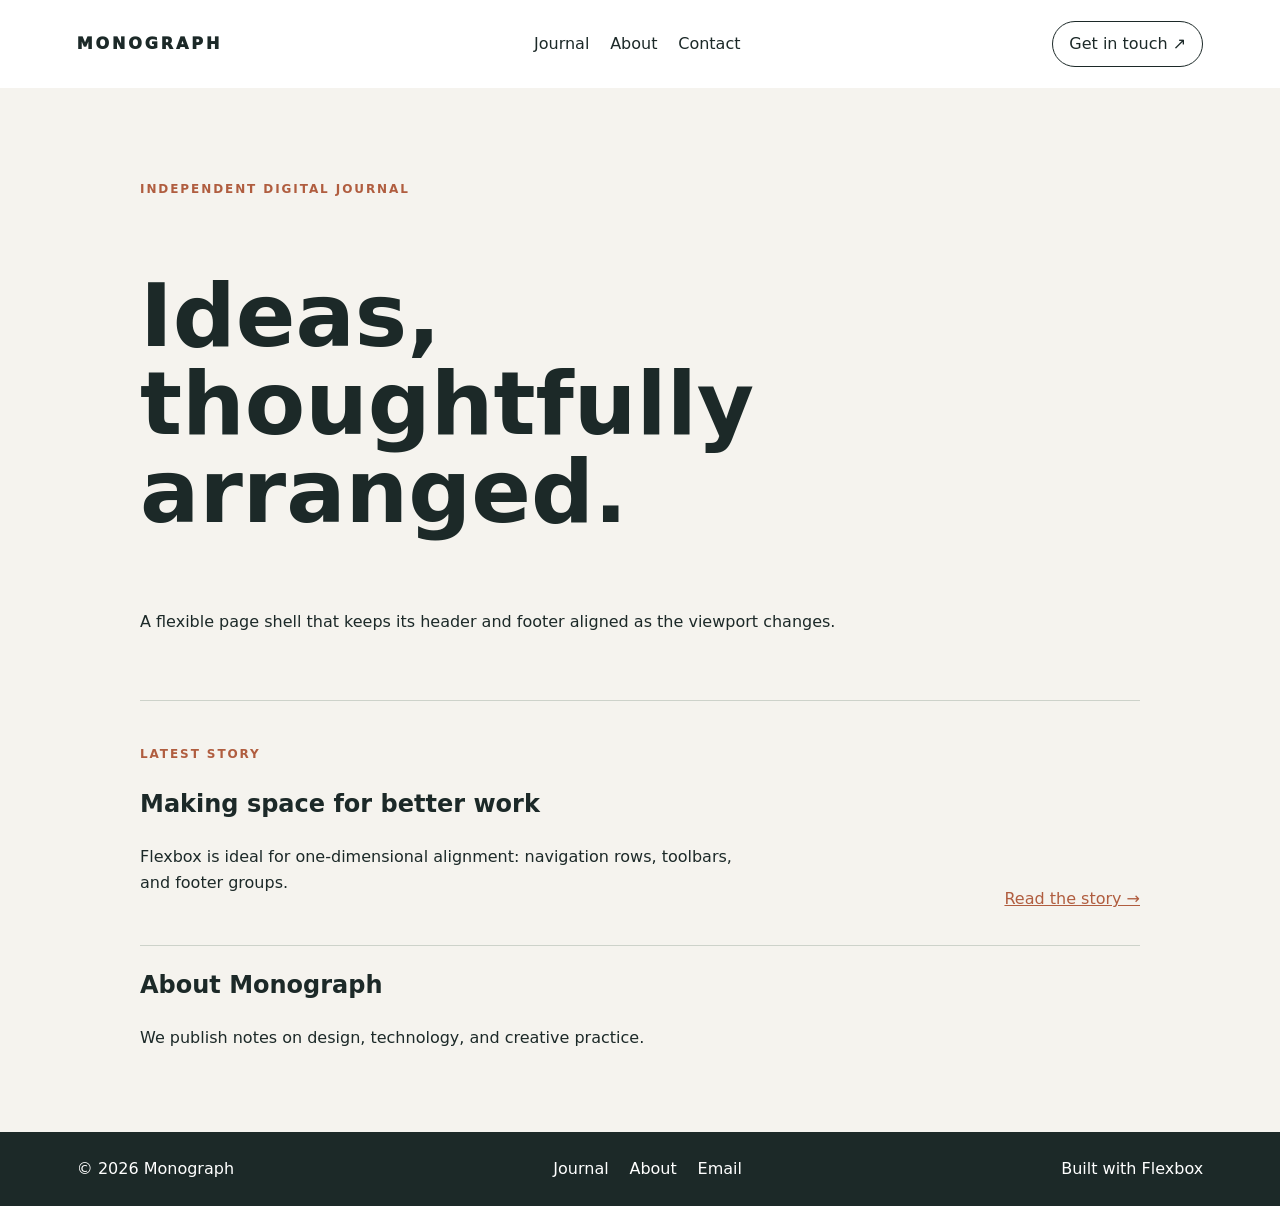
<file: P10/index.html>
<!doctype html>
<html lang="en">
<head>
  <meta charset="utf-8">
  <meta name="viewport" content="width=device-width, initial-scale=1">
  <meta name="description" content="A responsive site shell using Flexbox alignment, spacing, wrapping, and flexible growth.">
  <title>P10 — Advanced Flexbox header and footer</title>
  <link rel="stylesheet" href="styles.css">
</head>
<body>
<header class="site-header"><a class="logo" href="#">MONOGRAPH</a><nav aria-label="Main navigation"><a href="#journal">Journal</a><a href="#about">About</a><a href="#contact">Contact</a></nav><a class="header-cta" href="#contact">Get in touch ↗</a></header><main id="journal"><section class="intro"><p class="eyebrow">INDEPENDENT DIGITAL JOURNAL</p><h1>Ideas, thoughtfully arranged.</h1><p>A flexible page shell that keeps its header and footer aligned as the viewport changes.</p></section><section class="feature"><div><p class="eyebrow">LATEST STORY</p><h2>Making space for better work</h2><p>Flexbox is ideal for one-dimensional alignment: navigation rows, toolbars, and footer groups.</p></div><a class="read-link" href="#about">Read the story →</a></section><section id="about"><h2>About Monograph</h2><p>We publish notes on design, technology, and creative practice.</p></section></main><footer id="contact"><span>© 2026 Monograph</span><nav aria-label="Footer links"><a href="#journal">Journal</a><a href="#about">About</a><a href="mailto:hello@example.com">Email</a></nav><span>Built with Flexbox</span></footer>
</body>
</html>
</file>
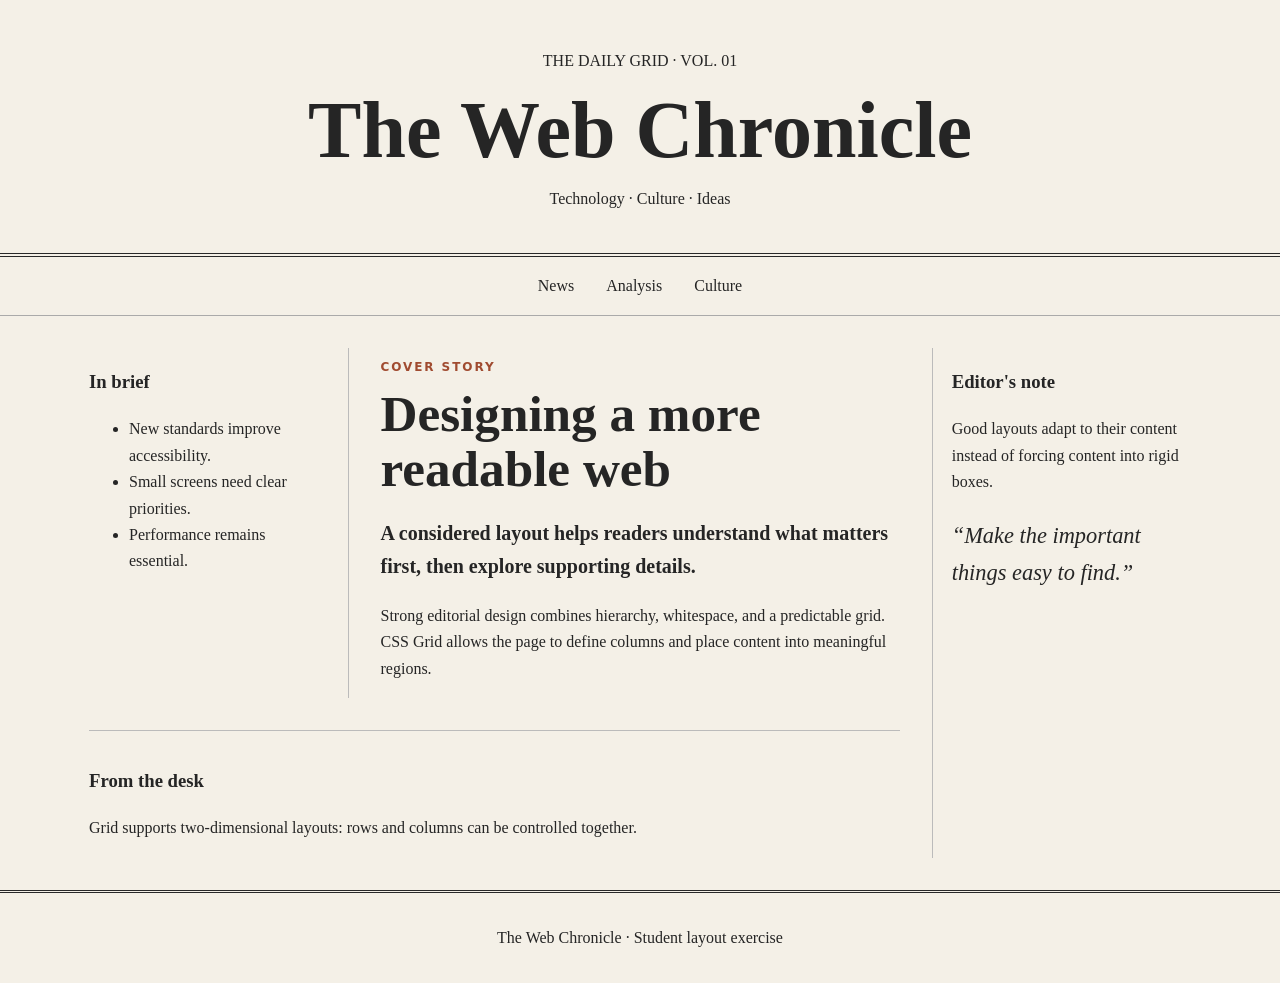
<file: P11/index.html>
<!doctype html>
<html lang="en">
<head>
  <meta charset="utf-8">
  <meta name="viewport" content="width=device-width, initial-scale=1">
  <meta name="description" content="An editorial newspaper page using named CSS Grid areas and a responsive single-column breakpoint.">
  <title>P11 — Three-column newspaper layout with Grid</title>
  <link rel="stylesheet" href="styles.css">
</head>
<body>
<header class="masthead"><p>THE DAILY GRID · VOL. 01</p><h1>The Web Chronicle</h1><p>Technology · Culture · Ideas</p></header><nav aria-label="Sections"><a href="#news">News</a><a href="#analysis">Analysis</a><a href="#culture">Culture</a></nav><main class="newspaper" id="news"><article class="lead"><p class="kicker">COVER STORY</p><h2>Designing a more readable web</h2><p class="summary">A considered layout helps readers understand what matters first, then explore supporting details.</p><p>Strong editorial design combines hierarchy, whitespace, and a predictable grid. CSS Grid allows the page to define columns and place content into meaningful regions.</p></article><aside class="left"><h3>In brief</h3><ul><li>New standards improve accessibility.</li><li>Small screens need clear priorities.</li><li>Performance remains essential.</li></ul></aside><aside class="right"><h3>Editor's note</h3><p>Good layouts adapt to their content instead of forcing content into rigid boxes.</p><p class="quote">“Make the important things easy to find.”</p></aside><section class="bottom" id="analysis"><h3>From the desk</h3><p>Grid supports two-dimensional layouts: rows and columns can be controlled together.</p></section></main><footer id="culture">The Web Chronicle · Student layout exercise</footer>
</body>
</html>
</file>
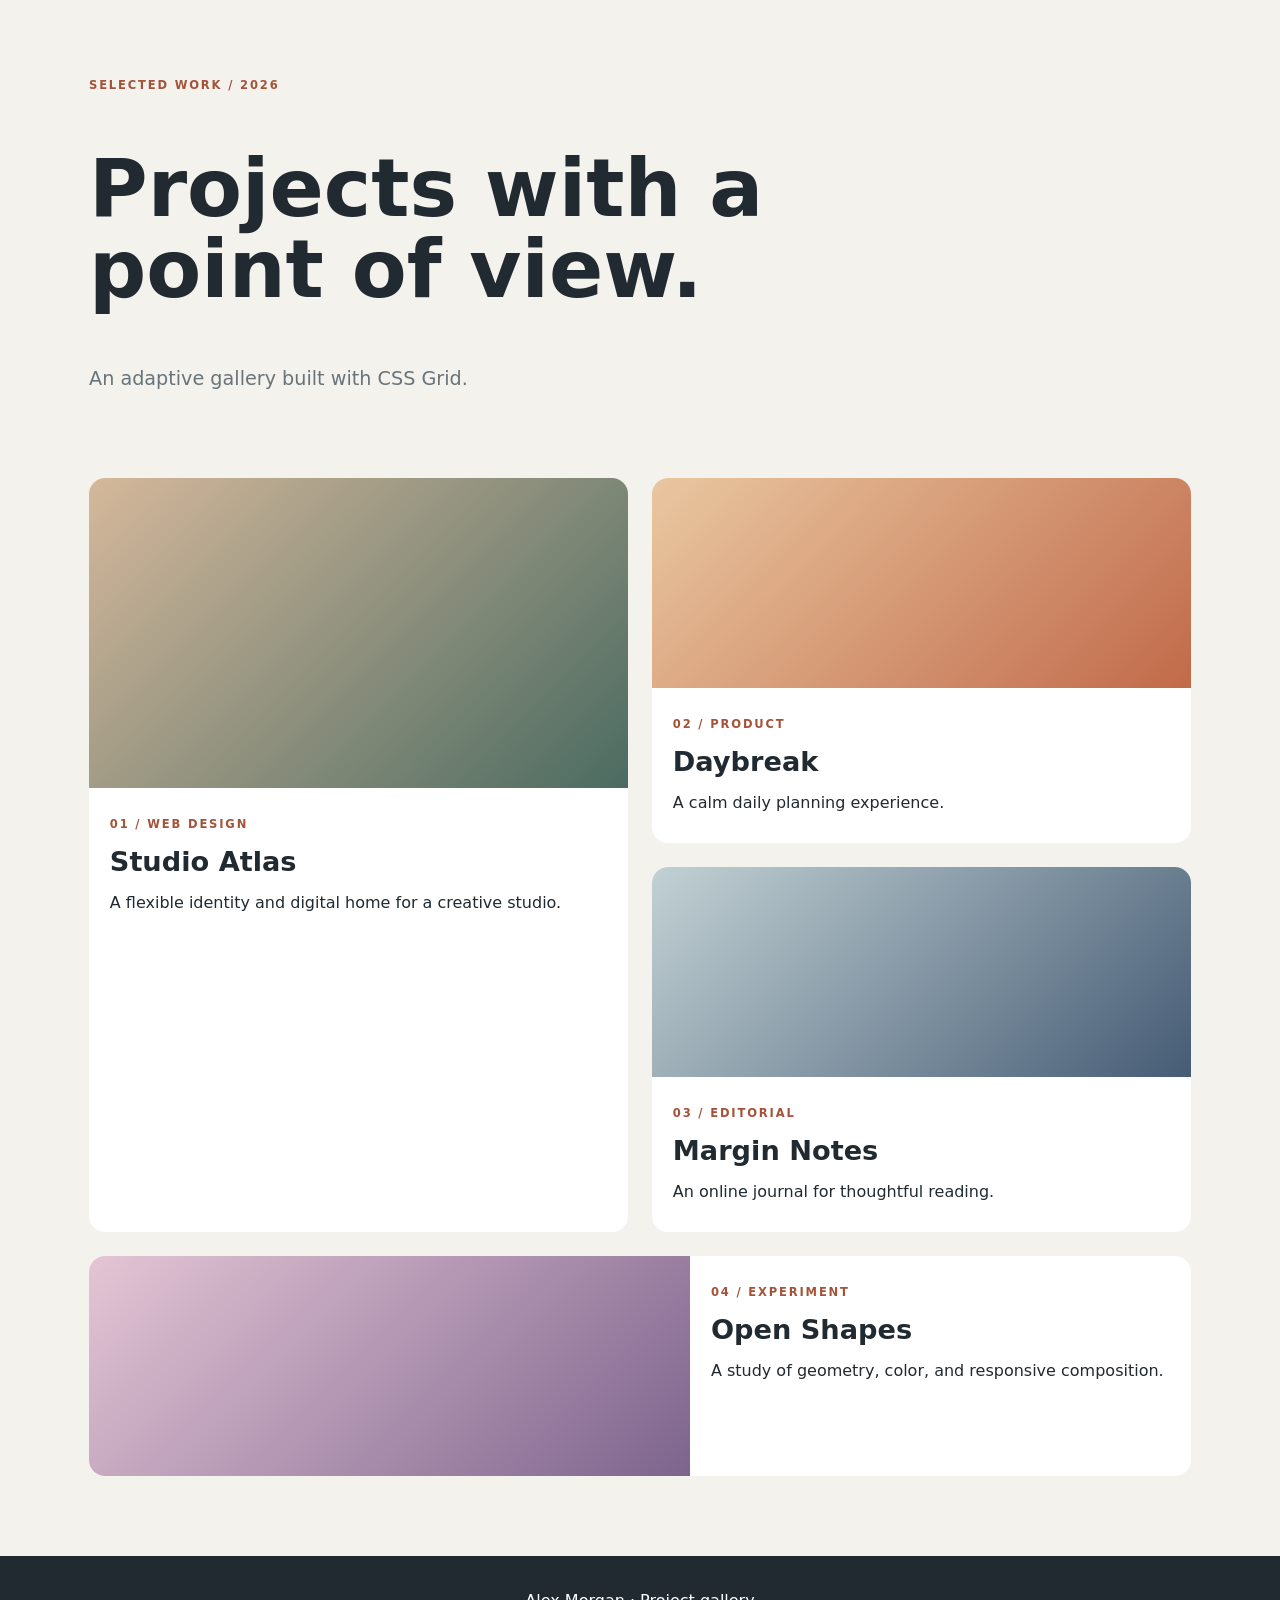
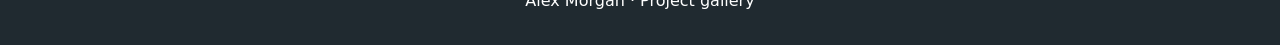
<file: P12/index.html>
<!doctype html><html lang="en"><head><meta charset="utf-8"><meta name="viewport" content="width=device-width,initial-scale=1"><meta name="description" content="Responsive project gallery using advanced CSS Grid."><title>P12 — Advanced CSS Grid</title><link rel="stylesheet" href="styles.css"></head><body><header><p class="eyebrow">SELECTED WORK / 2026</p><h1>Projects with a point of view.</h1><p class="lead">An adaptive gallery built with CSS Grid.</p></header><main><section class="project-grid" aria-label="Project gallery"><article class="project project-large"><div class="visual visual-one"></div><div><p class="eyebrow">01 / WEB DESIGN</p><h2>Studio Atlas</h2><p>A flexible identity and digital home for a creative studio.</p></div></article><article class="project"><div class="visual visual-two"></div><div><p class="eyebrow">02 / PRODUCT</p><h2>Daybreak</h2><p>A calm daily planning experience.</p></div></article><article class="project"><div class="visual visual-three"></div><div><p class="eyebrow">03 / EDITORIAL</p><h2>Margin Notes</h2><p>An online journal for thoughtful reading.</p></div></article><article class="project project-wide"><div class="visual visual-four"></div><div><p class="eyebrow">04 / EXPERIMENT</p><h2>Open Shapes</h2><p>A study of geometry, color, and responsive composition.</p></div></article></section></main><footer>Alex Morgan · Project gallery</footer></body></html>
</file>
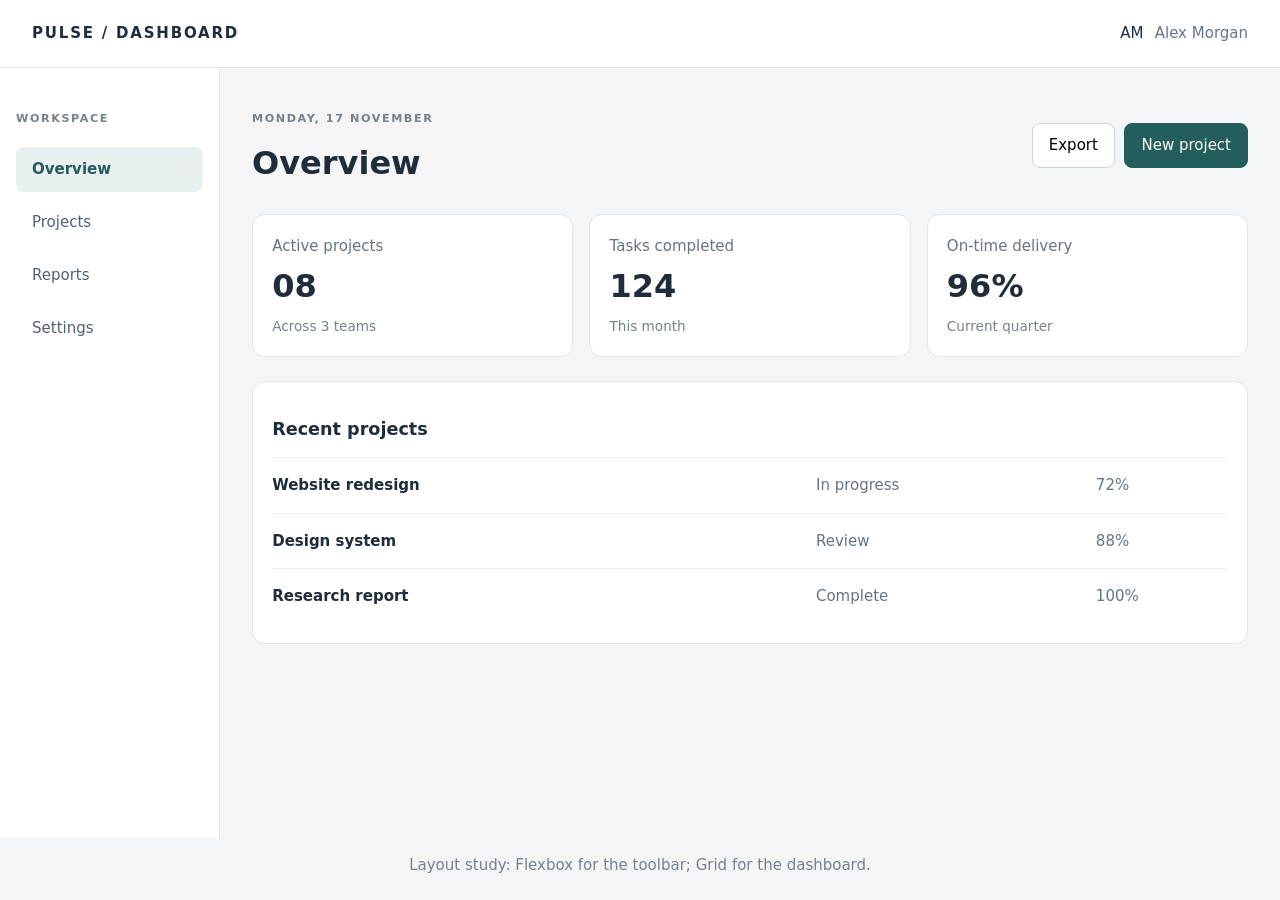
<file: P13/index.html>
<!doctype html><html lang="en"><head><meta charset="utf-8"><meta name="viewport" content="width=device-width,initial-scale=1"><meta name="description" content="A dashboard comparing Flexbox and CSS Grid."><title>P13 — Flexbox or Grid</title><link rel="stylesheet" href="styles.css"></head><body><header class="app-header"><a class="brand" href="#">PULSE / DASHBOARD</a><div class="user">AM <span>Alex Morgan</span></div></header><main class="dashboard"><aside class="sidebar"><p class="eyebrow">WORKSPACE</p><a class="active" href="#overview">Overview</a><a href="#projects">Projects</a><a href="#reports">Reports</a><a href="#settings">Settings</a></aside><section class="content" id="overview"><div class="toolbar"><div><p class="eyebrow">MONDAY, 17 NOVEMBER</p><h1>Overview</h1></div><div class="actions"><button type="button">Export</button><button type="button" class="primary">New project</button></div></div><div class="stats"><article class="stat"><p>Active projects</p><strong>08</strong><span>Across 3 teams</span></article><article class="stat"><p>Tasks completed</p><strong>124</strong><span>This month</span></article><article class="stat"><p>On-time delivery</p><strong>96%</strong><span>Current quarter</span></article></div><section class="panel" id="projects"><h2>Recent projects</h2><div class="project-row"><strong>Website redesign</strong><span>In progress</span><span>72%</span></div><div class="project-row"><strong>Design system</strong><span>Review</span><span>88%</span></div><div class="project-row"><strong>Research report</strong><span>Complete</span><span>100%</span></div></section></section></main><footer>Layout study: Flexbox for the toolbar; Grid for the dashboard.</footer></body></html>
</file>
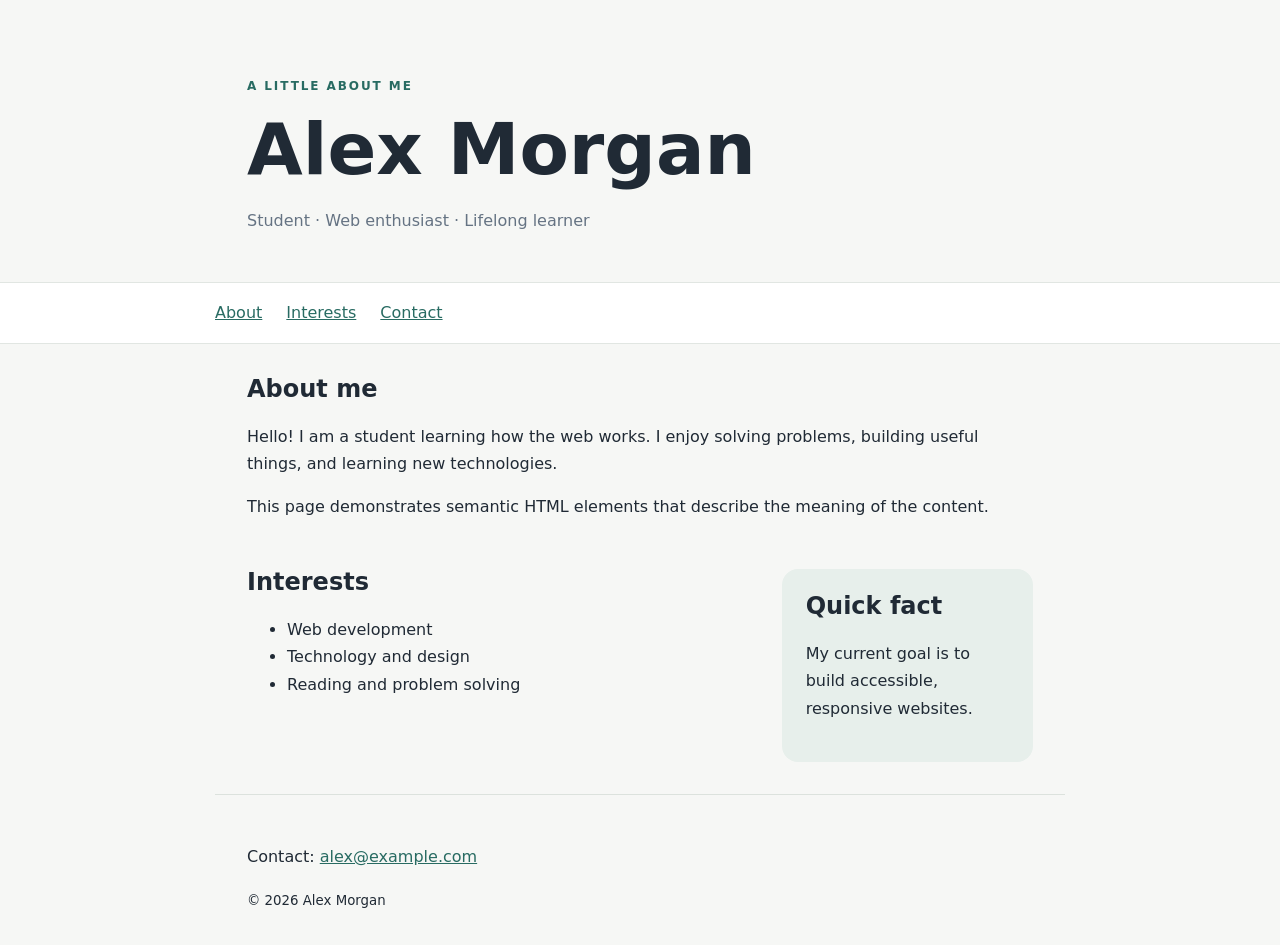
<file: P5/index.html>
<!doctype html>
<html lang="en">
<head>
  <meta charset="utf-8">
  <meta name="viewport" content="width=device-width, initial-scale=1">
  <meta name="description" content="A personal biography page using semantic HTML5 landmarks and accessible content.">
  <title>P5 — Semantic bio page</title>
  <link rel="stylesheet" href="styles.css">
</head>
<body>
<header class="site-header"><p class="eyebrow">A LITTLE ABOUT ME</p><h1>Alex Morgan</h1><p class="tagline">Student · Web enthusiast · Lifelong learner</p></header>
<nav aria-label="Main navigation"><a href="#about">About</a><a href="#interests">Interests</a><a href="#contact">Contact</a></nav>
<main><article id="about"><h2>About me</h2><p>Hello! I am a student learning how the web works. I enjoy solving problems, building useful things, and learning new technologies.</p><p>This page demonstrates semantic HTML elements that describe the meaning of the content.</p></article><section id="interests"><h2>Interests</h2><ul><li>Web development</li><li>Technology and design</li><li>Reading and problem solving</li></ul></section><aside><h2>Quick fact</h2><p>My current goal is to build accessible, responsive websites.</p></aside></main>
<footer id="contact"><p>Contact: <a href="mailto:alex@example.com">alex@example.com</a></p><small>© 2026 Alex Morgan</small></footer>
</body>
</html>
</file>
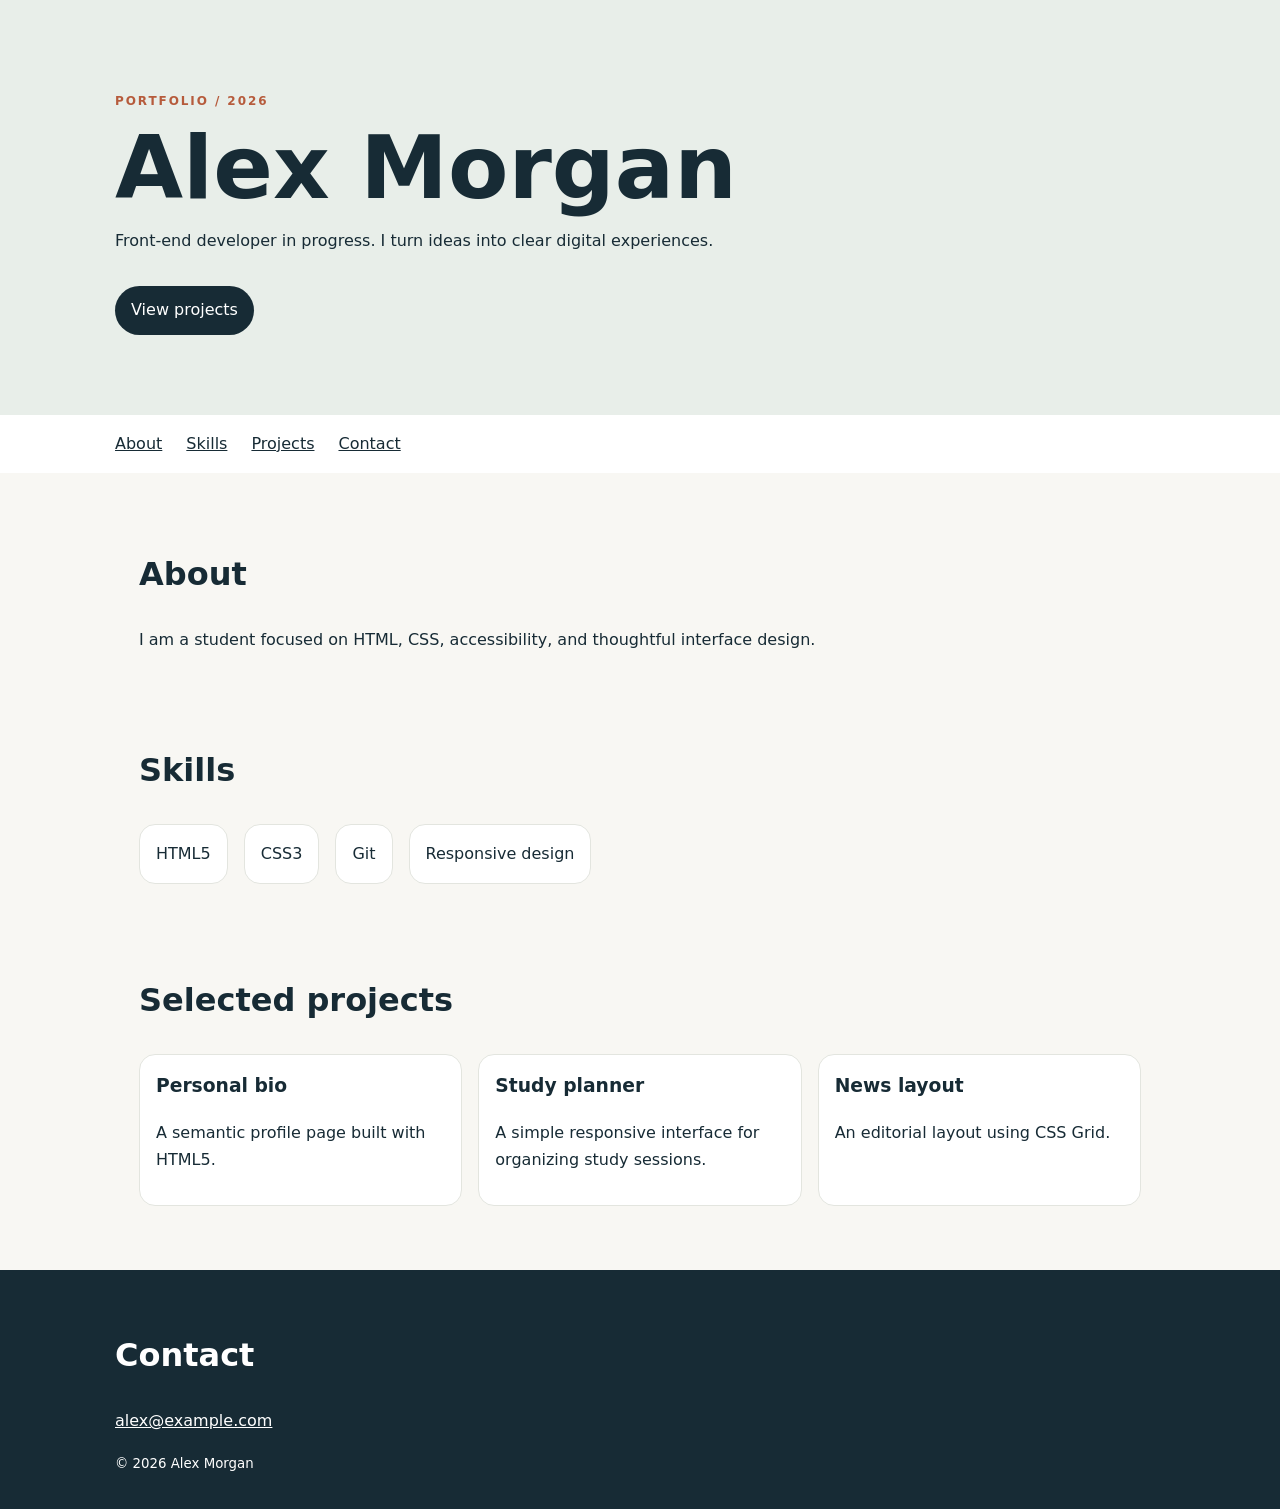
<file: P6/index.html>
<!doctype html>
<html lang="en">
<head>
  <meta charset="utf-8">
  <meta name="viewport" content="width=device-width, initial-scale=1">
  <meta name="description" content="A complete portfolio page organized with header, navigation, main, sections, article, and footer.">
  <title>P6 — Semantic portfolio structure</title>
  <link rel="stylesheet" href="styles.css">
</head>
<body>
<header class="hero"><p class="eyebrow">PORTFOLIO / 2026</p><h1>Alex Morgan</h1><p>Front-end developer in progress. I turn ideas into clear digital experiences.</p><a class="button" href="#projects">View projects</a></header>
<nav aria-label="Main navigation"><a href="#about">About</a><a href="#skills">Skills</a><a href="#projects">Projects</a><a href="#contact">Contact</a></nav>
<main><section id="about"><h2>About</h2><p>I am a student focused on HTML, CSS, accessibility, and thoughtful interface design.</p></section><section id="skills"><h2>Skills</h2><ul class="tags"><li>HTML5</li><li>CSS3</li><li>Git</li><li>Responsive design</li></ul></section><section id="projects"><h2>Selected projects</h2><div class="cards"><article class="card"><h3>Personal bio</h3><p>A semantic profile page built with HTML5.</p></article><article class="card"><h3>Study planner</h3><p>A simple responsive interface for organizing study sessions.</p></article><article class="card"><h3>News layout</h3><p>An editorial layout using CSS Grid.</p></article></div></section></main>
<footer id="contact"><h2>Contact</h2><p><a href="mailto:alex@example.com">alex@example.com</a></p><small>© 2026 Alex Morgan</small></footer>
</body>
</html>
</file>
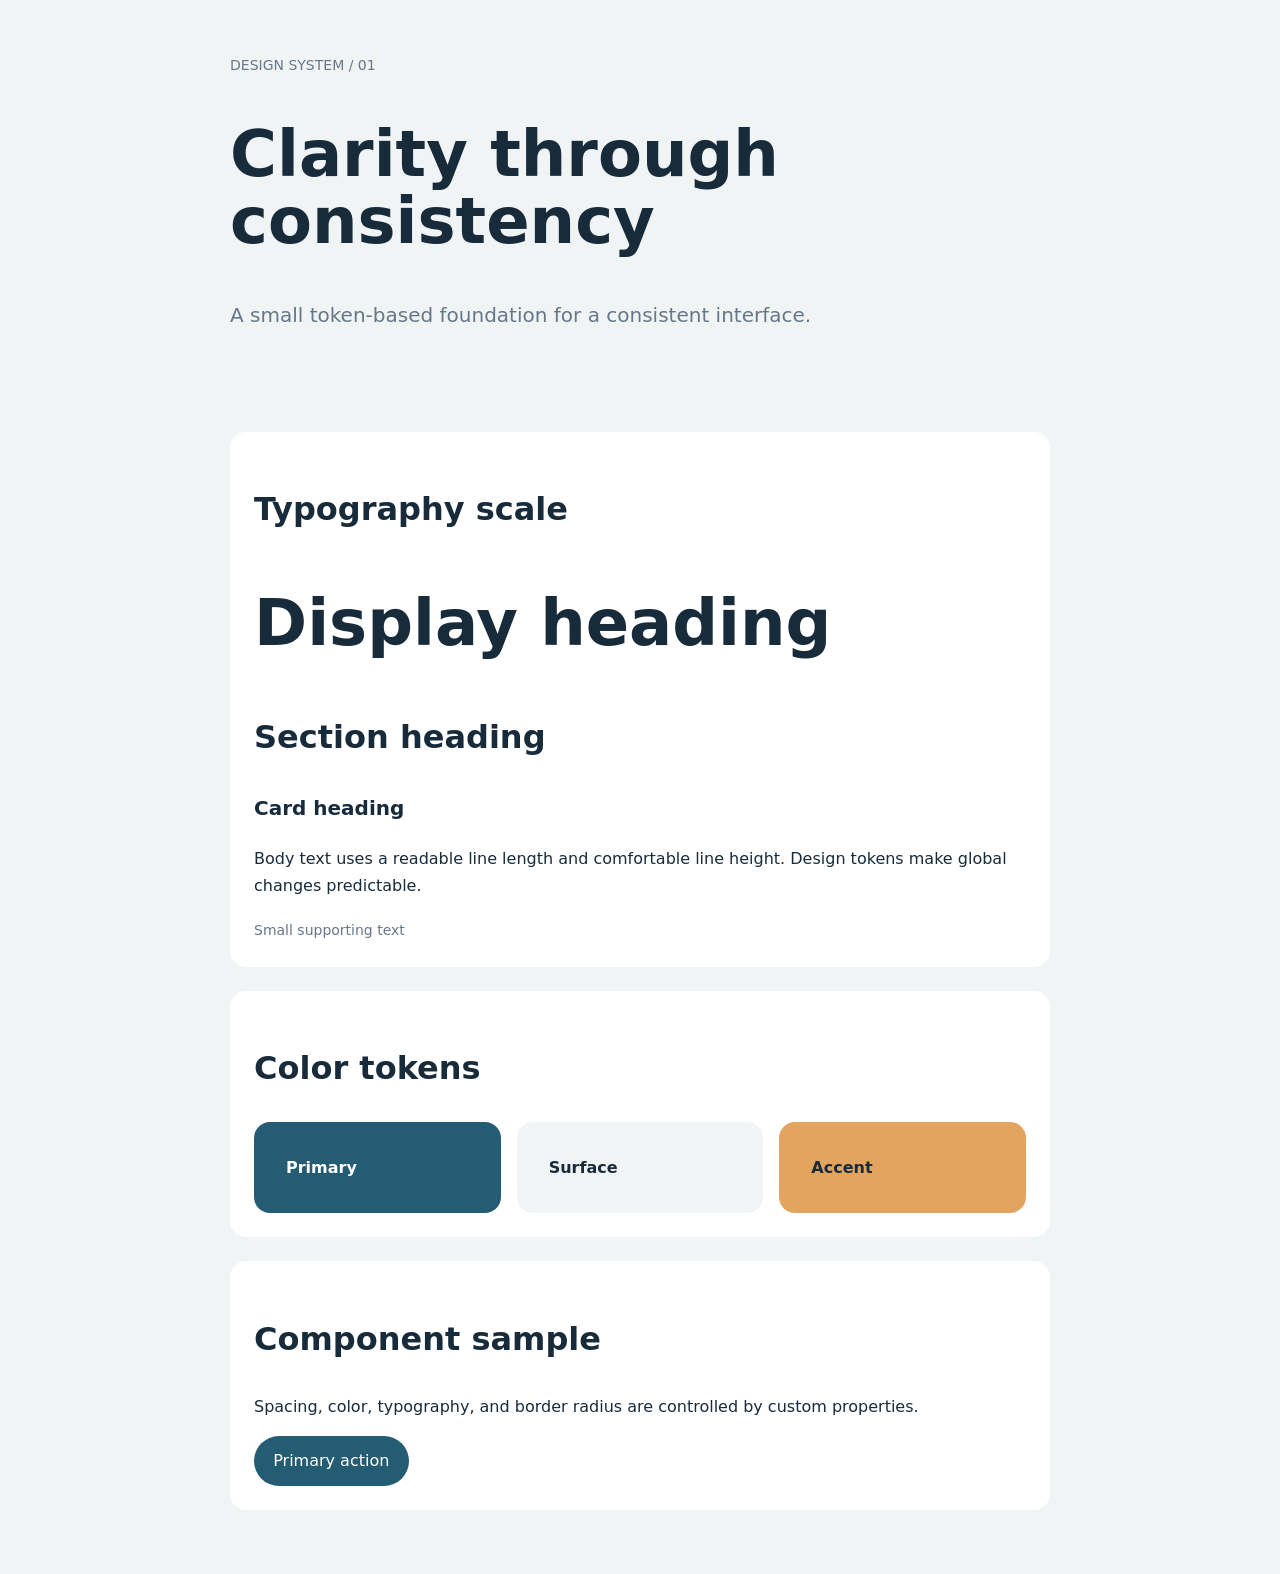
<file: P7/index.html>
<!doctype html>
<html lang="en">
<head>
  <meta charset="utf-8">
  <meta name="viewport" content="width=device-width, initial-scale=1">
  <meta name="description" content="A reusable design system using CSS custom properties for color, spacing, type, and radii.">
  <title>P7 — CSS design tokens and typography</title>
  <link rel="stylesheet" href="styles.css">
</head>
<body>
<header><p class="eyebrow">DESIGN SYSTEM / 01</p><h1>Clarity through consistency</h1><p class="lead">A small token-based foundation for a consistent interface.</p></header><main><section><h2>Typography scale</h2><h1>Display heading</h1><h2>Section heading</h2><h3>Card heading</h3><p>Body text uses a readable line length and comfortable line height. Design tokens make global changes predictable.</p><small>Small supporting text</small></section><section><h2>Color tokens</h2><div class="swatches"><div class="swatch primary">Primary</div><div class="swatch surface">Surface</div><div class="swatch accent">Accent</div></div></section><section class="sample"><h2>Component sample</h2><p>Spacing, color, typography, and border radius are controlled by custom properties.</p><a class="button" href="#top">Primary action</a></section></main>
</body>
</html>
</file>
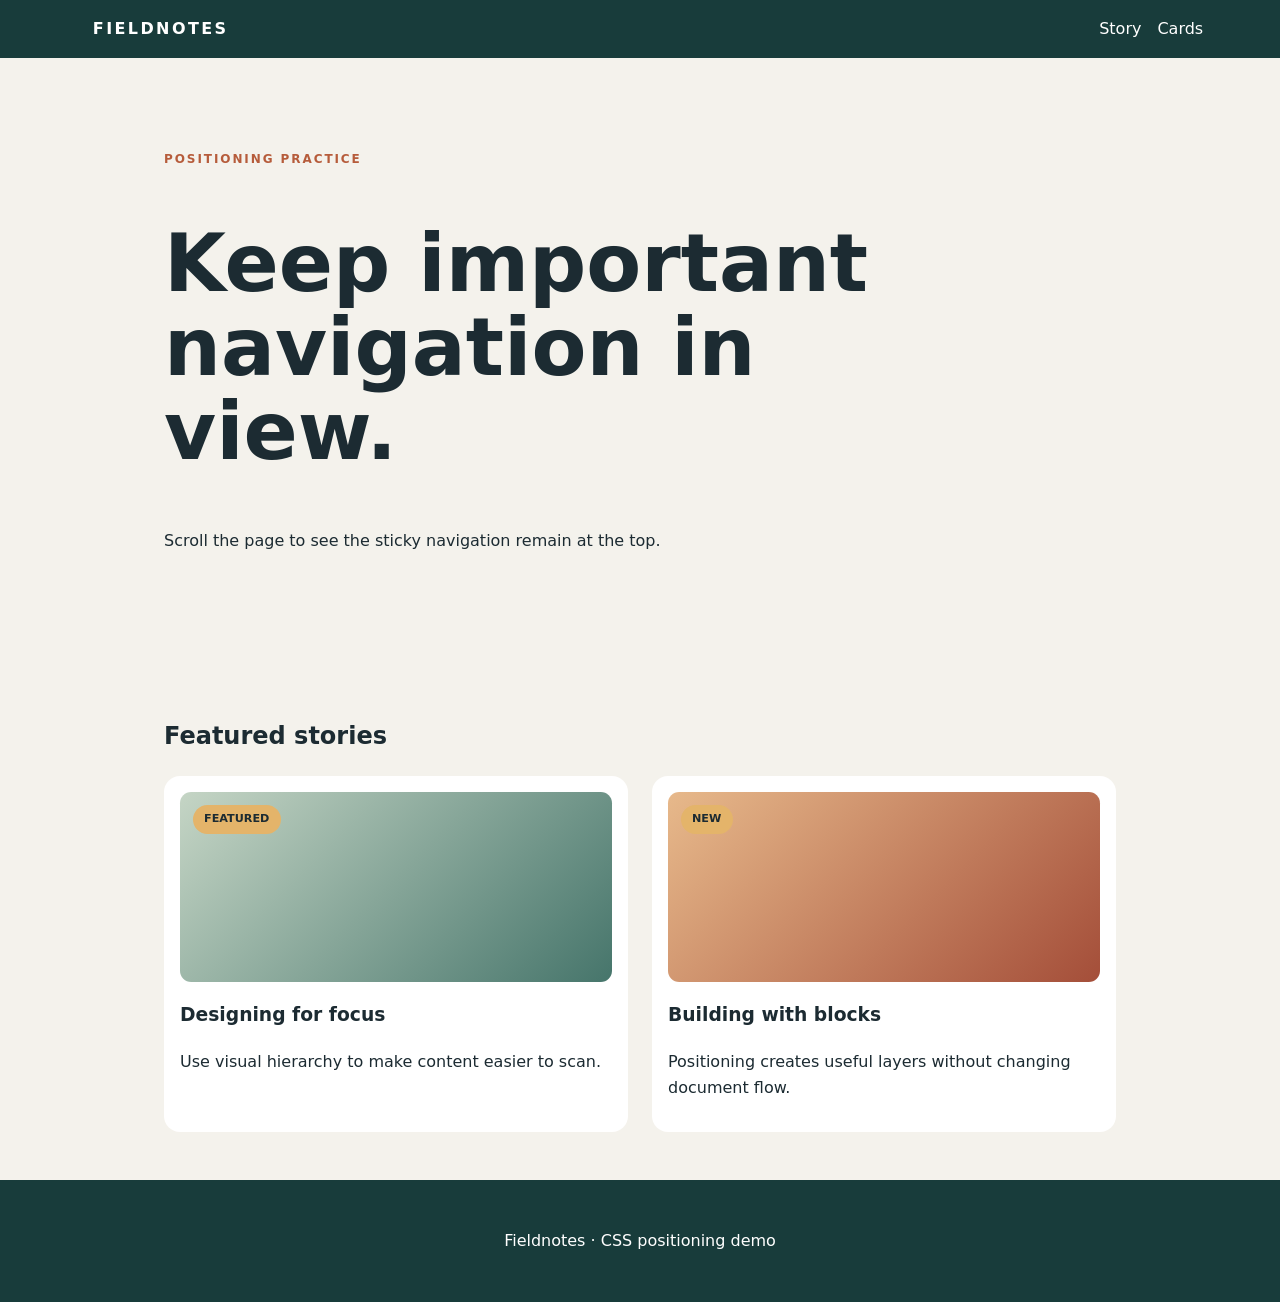
<file: P8/index.html>
<!doctype html>
<html lang="en">
<head>
  <meta charset="utf-8">
  <meta name="viewport" content="width=device-width, initial-scale=1">
  <meta name="description" content="A sticky navigation bar and an absolutely positioned badge within a relatively positioned card.">
  <title>P8 — Sticky navbar and positioned card overlay</title>
  <link rel="stylesheet" href="styles.css">
</head>
<body>
<nav class="sticky-nav" aria-label="Main navigation"><a class="brand" href="#">FIELDNOTES</a><div><a href="#story">Story</a><a href="#cards">Cards</a></div></nav><header class="intro" id="story"><p class="eyebrow">POSITIONING PRACTICE</p><h1>Keep important navigation in view.</h1><p>Scroll the page to see the sticky navigation remain at the top.</p></header><main id="cards"><h2>Featured stories</h2><div class="cards"><article class="story-card"><span class="badge">FEATURED</span><div class="story-art art-one" aria-hidden="true"></div><h3>Designing for focus</h3><p>Use visual hierarchy to make content easier to scan.</p></article><article class="story-card"><span class="badge">NEW</span><div class="story-art art-two" aria-hidden="true"></div><h3>Building with blocks</h3><p>Positioning creates useful layers without changing document flow.</p></article></div></main><footer><p>Fieldnotes · CSS positioning demo</p></footer>
</body>
</html>
</file>
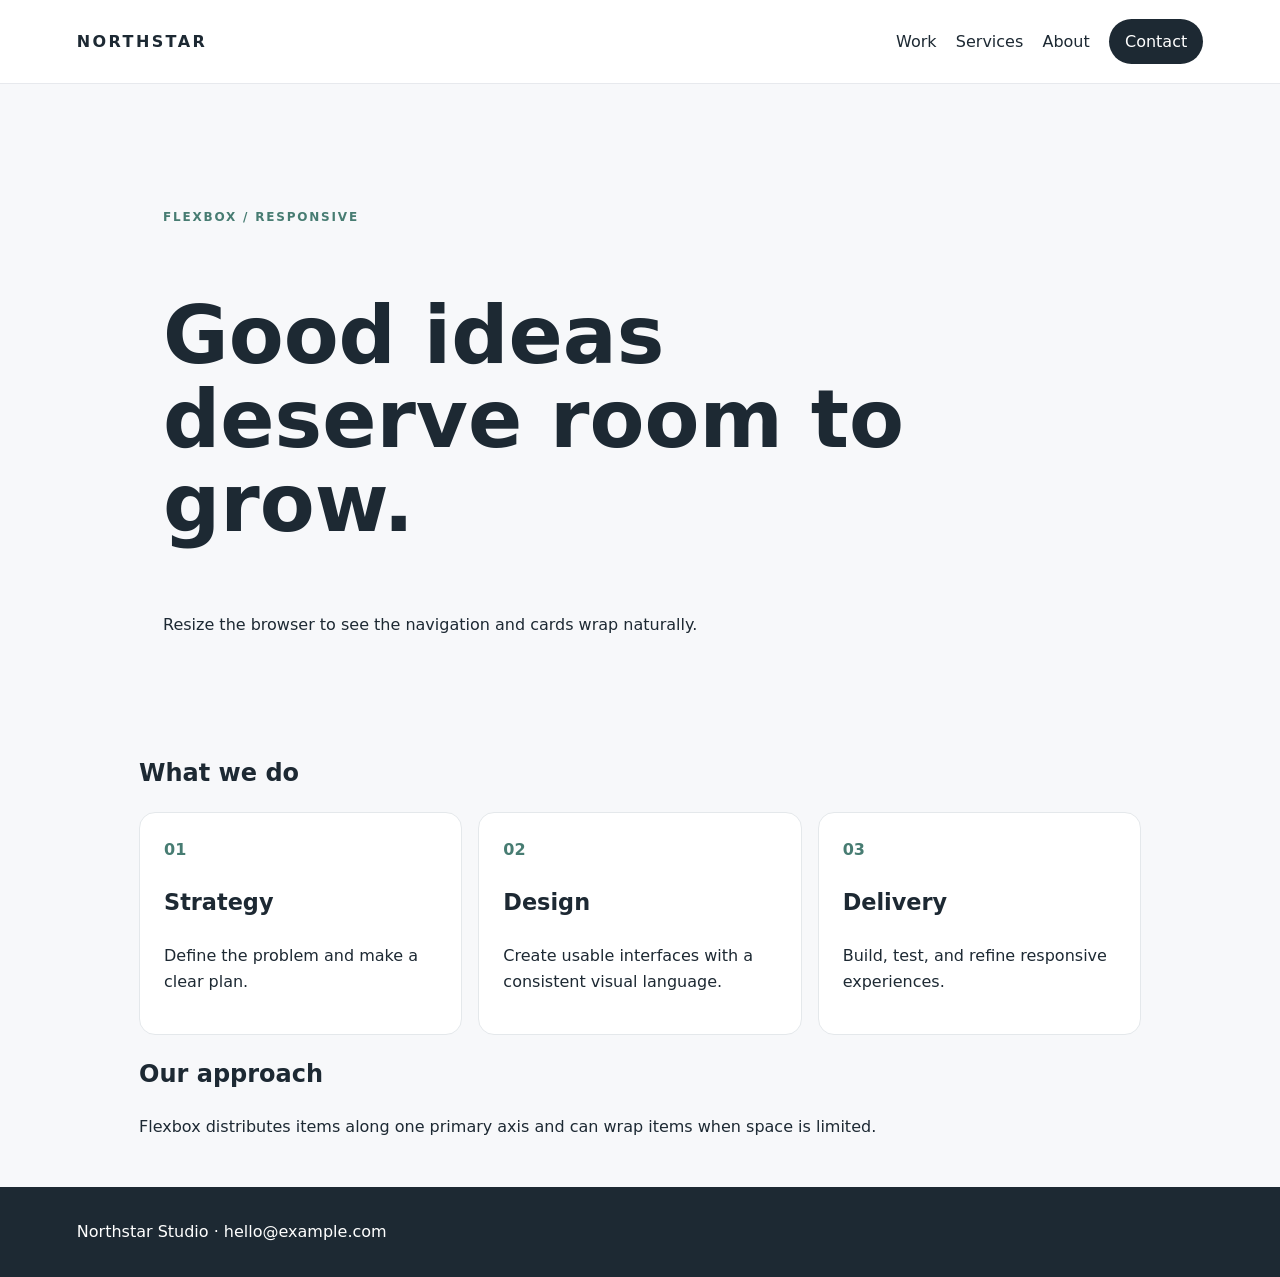
<file: P9/index.html>
<!doctype html>
<html lang="en">
<head>
  <meta charset="utf-8">
  <meta name="viewport" content="width=device-width, initial-scale=1">
  <meta name="description" content="A wrapping Flexbox navigation and responsive card row that adapts to narrow screens.">
  <title>P9 — Responsive navbar and card grid with Flexbox</title>
  <link rel="stylesheet" href="styles.css">
</head>
<body>
<header class="top"><a class="brand" href="#">NORTHSTAR</a><nav aria-label="Main navigation"><a href="#work">Work</a><a href="#services">Services</a><a href="#about">About</a><a class="contact" href="#contact">Contact</a></nav></header><main><section class="intro" id="about"><p class="eyebrow">FLEXBOX / RESPONSIVE</p><h1>Good ideas deserve room to grow.</h1><p>Resize the browser to see the navigation and cards wrap naturally.</p></section><section id="work"><h2>What we do</h2><div class="cards"><article class="card"><span>01</span><h3>Strategy</h3><p>Define the problem and make a clear plan.</p></article><article class="card"><span>02</span><h3>Design</h3><p>Create usable interfaces with a consistent visual language.</p></article><article class="card"><span>03</span><h3>Delivery</h3><p>Build, test, and refine responsive experiences.</p></article></div></section><section id="services"><h2>Our approach</h2><p>Flexbox distributes items along one primary axis and can wrap items when space is limited.</p></section></main><footer id="contact">Northstar Studio · hello@example.com</footer>
</body>
</html>
</file>
<file: P10/styles.css>
*{box-sizing:border-box}body{margin:0;min-height:100vh;display:flex;flex-direction:column;background:#f5f3ee;color:#1c2928;font:16px/1.65 system-ui,sans-serif}.site-header{display:flex;align-items:center;justify-content:space-between;gap:2rem;flex-wrap:wrap;padding:1.3rem 6vw;background:#fff}.logo{font-weight:950;letter-spacing:.18em;text-decoration:none;color:inherit}.site-header nav,footer nav{display:flex;gap:1.3rem;flex-wrap:wrap}.site-header a,footer a{color:inherit;text-decoration:none}.header-cta{border:1px solid #1c2928;padding:.55rem 1rem;border-radius:99px}main{flex:1;width:min(100% - 3rem,1000px);margin:auto}.intro{padding:5rem 0 3rem}.eyebrow{font-size:.75rem;font-weight:800;letter-spacing:.16em;color:#b05d3f}h1{font-size:clamp(2.8rem,8vw,5.5rem);line-height:1;max-width:780px}.feature{display:flex;justify-content:space-between;align-items:flex-end;gap:2rem;padding:2rem 0;border-block:1px solid #cdd2ca}.feature>div{max-width:600px}.read-link{white-space:nowrap;color:#b05d3f}footer{display:flex;align-items:center;justify-content:space-between;gap:1.5rem;flex-wrap:wrap;background:#1c2928;color:white;padding:1.5rem 6vw;margin-top:4rem}@media(max-width:650px){.site-header{gap:1rem}.feature{align-items:flex-start;flex-direction:column}.intro{padding-top:3rem}footer{align-items:flex-start;flex-direction:column}}
</file>
<file: P11/styles.css>
*{box-sizing:border-box}body{margin:0;background:#f4f0e7;color:#252525;font:16px/1.65 Georgia,serif}.masthead{text-align:center;padding:2rem 1rem 1.5rem;border-bottom:4px double #292929}.masthead h1{font-size:clamp(2.5rem,8vw,5rem);line-height:1;margin:.3rem}nav{display:flex;justify-content:center;gap:2rem;padding:1rem;border-bottom:1px solid #aaa}nav a{color:inherit;text-decoration:none}.newspaper{max-width:1150px;margin:2rem auto;padding:0 1.5rem;display:grid;grid-template-columns:1fr 2fr 1fr;grid-template-areas:"left lead right" "bottom bottom right";gap:2rem}.lead{grid-area:lead}.left{grid-area:left;border-right:1px solid #bbb;padding-right:1.2rem}.right{grid-area:right;border-left:1px solid #bbb;padding-left:1.2rem}.bottom{grid-area:bottom;border-top:1px solid #bbb;padding-top:1rem}.kicker{font:800 .75rem system-ui,sans-serif;letter-spacing:.16em;color:#a04b30}.lead h2{font-size:clamp(2rem,4vw,3.6rem);line-height:1.08;margin:.3rem 0 1rem}.summary{font-size:1.25rem;font-weight:bold}.quote{font-size:1.4rem;font-style:italic}footer{text-align:center;padding:2rem;border-top:3px double #292929}@media(max-width:760px){.newspaper{grid-template-columns:1fr 1fr;grid-template-areas:"lead lead" "left right" "bottom bottom"}.left,.right{border:0;padding:0}}@media(max-width:480px){.newspaper{grid-template-columns:1fr;grid-template-areas:"lead" "left" "right" "bottom"}nav{gap:1rem;flex-wrap:wrap}}
</file>
<file: P12/styles.css>
*{box-sizing:border-box}body{margin:0;background:#f3f2ed;color:#202a30;font:16px/1.6 system-ui,sans-serif}header,main{max-width:1150px;margin:auto;padding:2rem 1.5rem}header{padding-top:4rem}.eyebrow{font-size:.72rem;font-weight:850;letter-spacing:.16em;color:#a45339}h1{font-size:clamp(2.7rem,7vw,5rem);line-height:1.02;max-width:800px}.lead{font-size:1.2rem;color:#68747a}.project-grid{display:grid;grid-template-columns:repeat(2,minmax(0,1fr));gap:1.5rem}.project{background:white;border-radius:1rem;overflow:hidden}.project>div:last-child{padding:1.3rem}.project h2{margin:.2rem 0;font-size:1.7rem}.project p{margin:.4rem 0}.visual{height:210px}.visual-one{background:linear-gradient(135deg,#d5b89b,#4b6b61)}.visual-two{background:linear-gradient(135deg,#e9c7a0,#c16a4a)}.visual-three{background:linear-gradient(135deg,#c2d1d4,#465c75)}.visual-four{background:linear-gradient(135deg,#e4c5d5,#7d648d)}.project-large{grid-row:span 2}.project-large .visual{height:310px}.project-wide{grid-column:1/-1;display:grid;grid-template-columns:1.2fr 1fr}.project-wide .visual{height:100%;min-height:220px}footer{padding:2rem 1.5rem;text-align:center;background:#202a30;color:white;margin-top:3rem}@media(max-width:680px){.project-grid{grid-template-columns:1fr}.project-large{grid-row:auto}.project-large .visual{height:220px}.project-wide{grid-column:auto;grid-template-columns:1fr}.project-wide .visual{height:200px;min-height:0}}
</file>
<file: P13/styles.css>
*{box-sizing:border-box}body{margin:0;background:#f3f5f7;color:#202c39;font:15px/1.5 system-ui,sans-serif}.app-header{height:68px;display:flex;align-items:center;justify-content:space-between;padding:0 2rem;background:#fff;border-bottom:1px solid #e1e6eb}.brand{text-decoration:none;color:inherit;font-weight:900;letter-spacing:.12em}.user{display:flex;align-items:center;gap:.7rem}.user span{color:#687582}.dashboard{display:grid;grid-template-columns:220px minmax(0,1fr);min-height:calc(100vh - 130px)}.sidebar{background:#fff;border-right:1px solid #e1e6eb;padding:2rem 1rem;display:flex;flex-direction:column;gap:.5rem}.sidebar a{padding:.7rem 1rem;border-radius:.5rem;color:#526170;text-decoration:none}.sidebar a.active{background:#e9f0f1;color:#235d5c;font-weight:700}.eyebrow{font-size:.7rem;font-weight:800;letter-spacing:.14em;color:#75818c}.content{padding:2rem;min-width:0}.toolbar{display:flex;align-items:center;justify-content:space-between;gap:1rem;flex-wrap:wrap}.toolbar h1{margin:.2rem 0;font-size:2rem}.actions{display:flex;gap:.6rem;flex-wrap:wrap}button{border:1px solid #cbd3da;background:white;padding:.65rem 1rem;border-radius:.5rem;font:inherit}button.primary{background:#235d5c;color:white;border-color:#235d5c}.stats{display:grid;grid-template-columns:repeat(3,minmax(0,1fr));gap:1rem;margin:1.5rem 0}.stat,.panel{background:white;border:1px solid #e1e6eb;border-radius:.8rem;padding:1.2rem}.stat p{margin:0;color:#667482}.stat strong{display:block;font-size:2rem;margin:.3rem 0}.stat span{font-size:.85rem;color:#75818c}.panel h2{font-size:1.1rem}.project-row{display:grid;grid-template-columns:2fr 1fr .5fr;gap:1rem;padding:1rem 0;border-top:1px solid #edf0f2}.project-row span{color:#667482}footer{padding:1rem;text-align:center;color:#75818c}@media(max-width:760px){.dashboard{grid-template-columns:1fr}.sidebar{flex-direction:row;flex-wrap:wrap;padding:1rem}.sidebar .eyebrow{width:100%}.content{padding:1.2rem}.stats{grid-template-columns:1fr}.project-row{grid-template-columns:1fr auto}.project-row span:last-child{grid-column:2}}
</file>
<file: P5/styles.css>
:root{--ink:#202a35;--muted:#657383;--paper:#f6f7f5;--accent:#286b62}*{box-sizing:border-box}body{margin:0;background:var(--paper);color:var(--ink);font:16px/1.7 system-ui,sans-serif}.site-header,main,footer{max-width:850px;margin:auto;padding:2rem}.site-header{padding-top:4rem}.eyebrow{color:var(--accent);font-size:.75rem;font-weight:800;letter-spacing:.16em}h1,h2{line-height:1.15}h1{font-size:clamp(2.5rem,7vw,4.5rem);margin:.2rem 0}h2{margin-top:0}.tagline{color:var(--muted)}nav{position:sticky;top:0;background:#fff;padding:1rem max(2rem,calc((100% - 850px)/2));display:flex;gap:1.5rem;border-block:1px solid #e1e6e2}a{color:var(--accent)}main{display:grid;grid-template-columns:2fr 1fr;gap:2rem}article{grid-column:1/-1}aside{background:#e7efeb;padding:1.5rem;border-radius:1rem}footer{border-top:1px solid #dce2dd}@media(max-width:600px){main{grid-template-columns:1fr}.site-header,main,footer{padding:1.25rem}nav{padding:1rem 1.25rem}}
</file>
<file: P6/styles.css>
:root{--ink:#172b35;--muted:#63747b;--accent:#b65b3c;--paper:#f8f7f3}*{box-sizing:border-box}body{margin:0;background:var(--paper);color:var(--ink);font:16px/1.65 system-ui,sans-serif}.hero{padding:5rem max(1.5rem,calc((100% - 1050px)/2));background:#e8eee9}.eyebrow{font-size:.75rem;letter-spacing:.16em;font-weight:800;color:var(--accent)}h1{font-size:clamp(2.8rem,8vw,5.5rem);line-height:1;margin:.4rem 0}h2{font-size:2rem}nav{display:flex;gap:1.5rem;padding:1rem max(1.5rem,calc((100% - 1050px)/2));background:#fff;position:sticky;top:0}a{color:inherit}.button{display:inline-block;background:var(--ink);color:white;padding:.7rem 1rem;border-radius:99px;text-decoration:none;margin-top:1rem}main{max-width:1050px;margin:auto;padding:2rem 1.5rem}section{padding:1rem 0 2rem}.tags,.cards{display:flex;gap:1rem;flex-wrap:wrap;padding:0;list-style:none}.tags li,.card{background:#fff;border:1px solid #e3e5df;border-radius:1rem;padding:1rem}.card{flex:1 1 220px}.card h3{margin-top:0}footer{background:#172b35;color:white;padding:2rem max(1.5rem,calc((100% - 1050px)/2))}footer a{color:white}@media(max-width:600px){nav{gap:.8rem;flex-wrap:wrap}.hero{padding:3rem 1.5rem}}
</file>
<file: P7/styles.css>
:root{--color-ink:#182b3a;--color-muted:#667789;--color-primary:#245c73;--color-accent:#e2a45e;--color-surface:#fff;--color-page:#f1f4f5;--space-1:.5rem;--space-2:1rem;--space-3:1.5rem;--space-4:2.5rem;--radius:1rem;--font-body:system-ui,sans-serif;--text-small:.875rem;--text-body:1rem;--text-lead:1.25rem;--text-title:clamp(2.4rem,7vw,4rem)}*{box-sizing:border-box}body{margin:0;background:var(--color-page);color:var(--color-ink);font-family:var(--font-body);line-height:1.7}header,main{max-width:900px;margin:auto;padding:var(--space-4)}h1{font-size:var(--text-title);line-height:1.05}h2{font-size:2rem}h3{font-size:1.25rem}.eyebrow,small{font-size:var(--text-small);color:var(--color-muted)}.lead{font-size:var(--text-lead);color:var(--color-muted)}section{background:var(--color-surface);padding:var(--space-3);border-radius:var(--radius);margin-bottom:var(--space-3)}.swatches{display:flex;gap:var(--space-2);flex-wrap:wrap}.swatch{padding:2rem;flex:1 1 130px;border-radius:var(--radius);font-weight:700}.primary{background:var(--color-primary);color:white}.surface{background:var(--color-page)}.accent{background:var(--color-accent)}.button{display:inline-block;background:var(--color-primary);color:white;padding:.7rem 1.2rem;border-radius:99px;text-decoration:none}
</file>
<file: P8/styles.css>
*{box-sizing:border-box}body{margin:0;color:#1c2b32;font:16px/1.6 system-ui,sans-serif;background:#f4f2ec}.sticky-nav{position:sticky;top:0;z-index:10;background:#183c3b;color:white;display:flex;justify-content:space-between;align-items:center;padding:1rem 6vw}.sticky-nav a{color:white;text-decoration:none;margin-left:1rem}.brand{font-weight:900;letter-spacing:.15em}.intro,main{max-width:1000px;margin:auto;padding:3rem 1.5rem}.intro{padding-block:5rem}.eyebrow{color:#b65c3b;font-weight:800;letter-spacing:.16em;font-size:.75rem}h1{font-size:clamp(2.5rem,7vw,5rem);line-height:1.05;max-width:750px}.cards{display:grid;grid-template-columns:repeat(2,minmax(0,1fr));gap:1.5rem}.story-card{position:relative;background:white;border-radius:1rem;padding:1rem;overflow:hidden}.badge{position:absolute;top:1.8rem;left:1.8rem;background:#e4b46a;padding:.35rem .7rem;border-radius:99px;font-size:.7rem;font-weight:900;z-index:1}.story-art{height:190px;border-radius:.7rem}.art-one{background:linear-gradient(135deg,#c5d5c5,#46756b)}.art-two{background:linear-gradient(135deg,#e7b98b,#a44e39)}footer{text-align:center;padding:2rem;background:#183c3b;color:white}@media(max-width:650px){.cards{grid-template-columns:1fr}.sticky-nav{align-items:flex-start;gap:.5rem;flex-direction:column}.sticky-nav a{margin:0 1rem 0 0}}
</file>
<file: P9/styles.css>
*{box-sizing:border-box}body{margin:0;color:#1d2933;background:#f7f8fa;font:16px/1.6 system-ui,sans-serif}.top{display:flex;align-items:center;justify-content:space-between;gap:1.5rem;flex-wrap:wrap;padding:1.2rem 6vw;background:white;border-bottom:1px solid #e7e9ed}.brand{font-weight:900;letter-spacing:.15em;text-decoration:none;color:#1d2933}.top nav{display:flex;align-items:center;gap:1.2rem;flex-wrap:wrap}.top nav a{color:inherit;text-decoration:none}.top nav .contact{background:#1d2933;color:white;padding:.6rem 1rem;border-radius:99px}.intro,main{max-width:1050px;margin:auto;padding:2rem 1.5rem}.intro{padding-block:5rem}.eyebrow{color:#477c72;font-size:.75rem;font-weight:800;letter-spacing:.15em}h1{font-size:clamp(2.5rem,7vw,5rem);line-height:1.05;max-width:750px}.cards{display:flex;gap:1rem;flex-wrap:wrap}.card{flex:1 1 230px;padding:1.5rem;background:white;border:1px solid #e4e8eb;border-radius:1rem}.card span{color:#477c72;font-weight:800}.card h3{font-size:1.4rem}footer{padding:2rem 6vw;background:#1d2933;color:white}@media(max-width:520px){.top{align-items:flex-start;flex-direction:column}.top nav{gap:.8rem}.intro{padding-block:3rem}}
</file>
